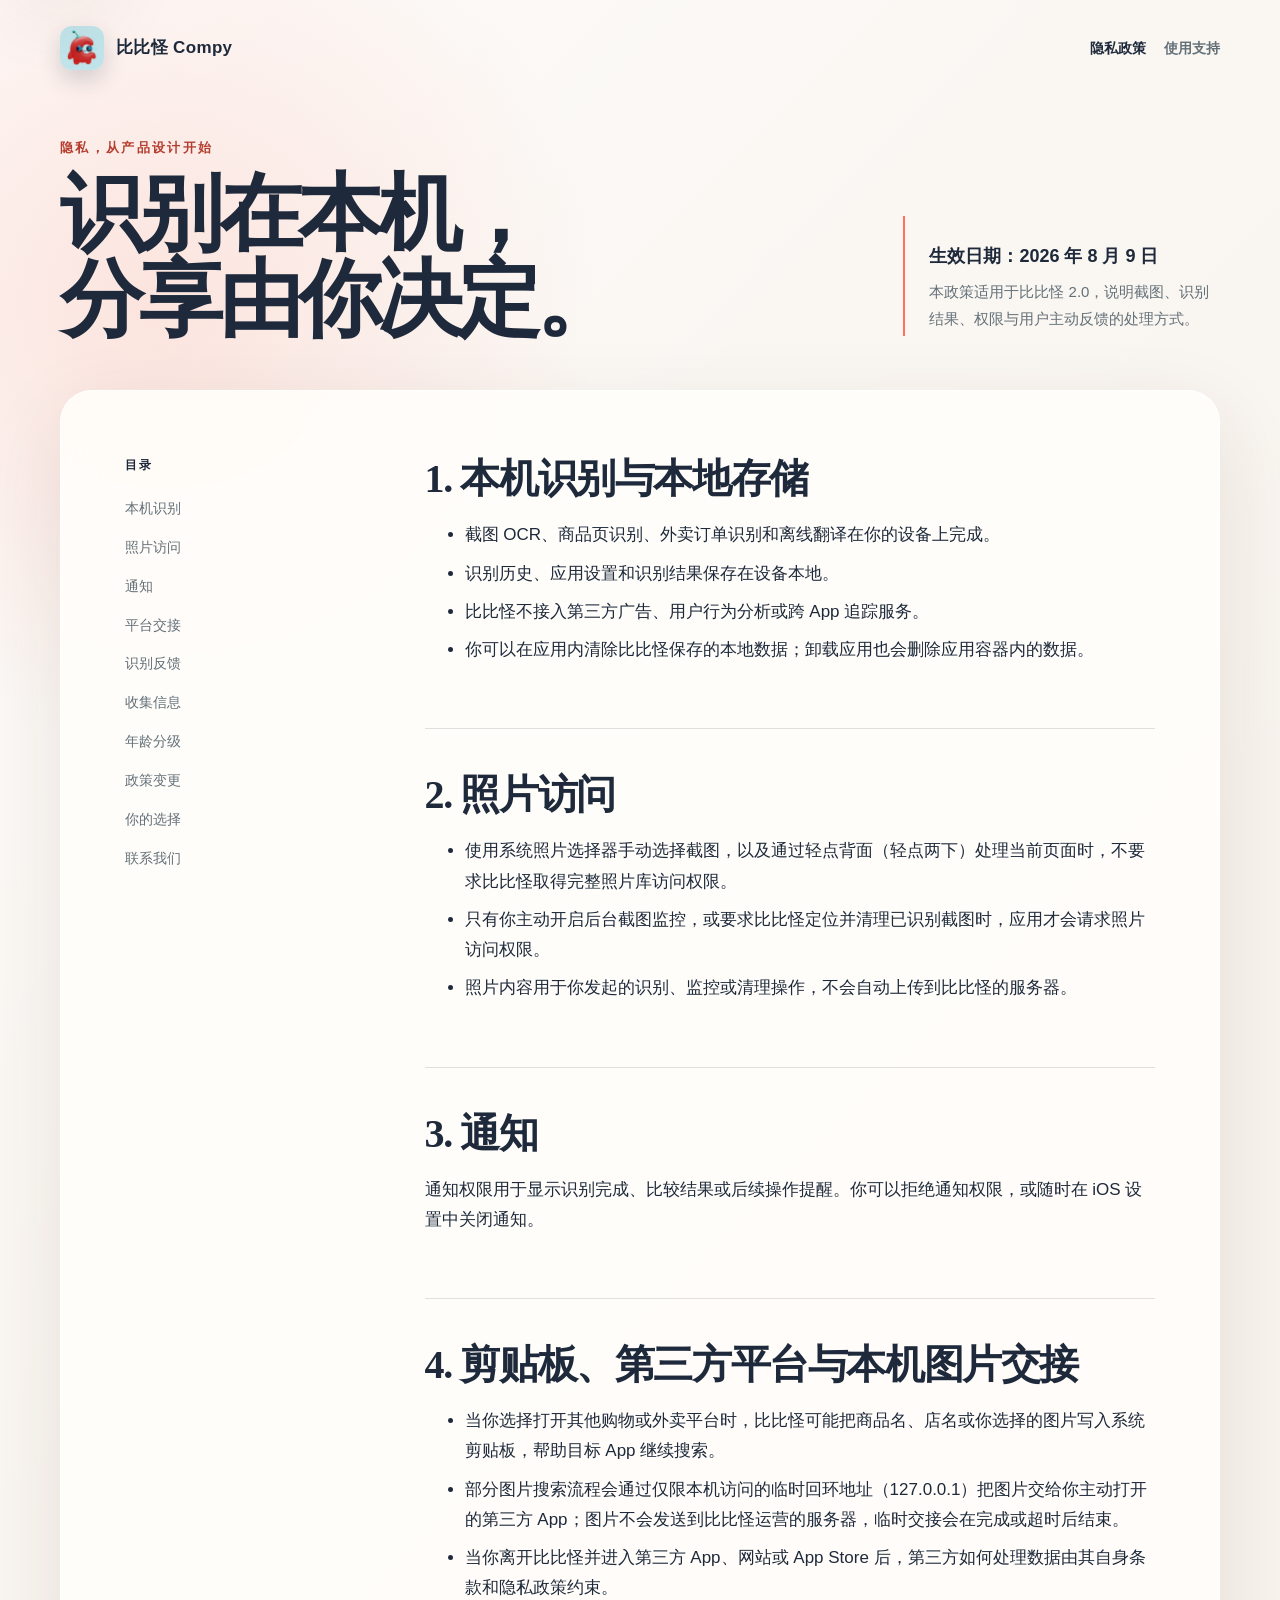
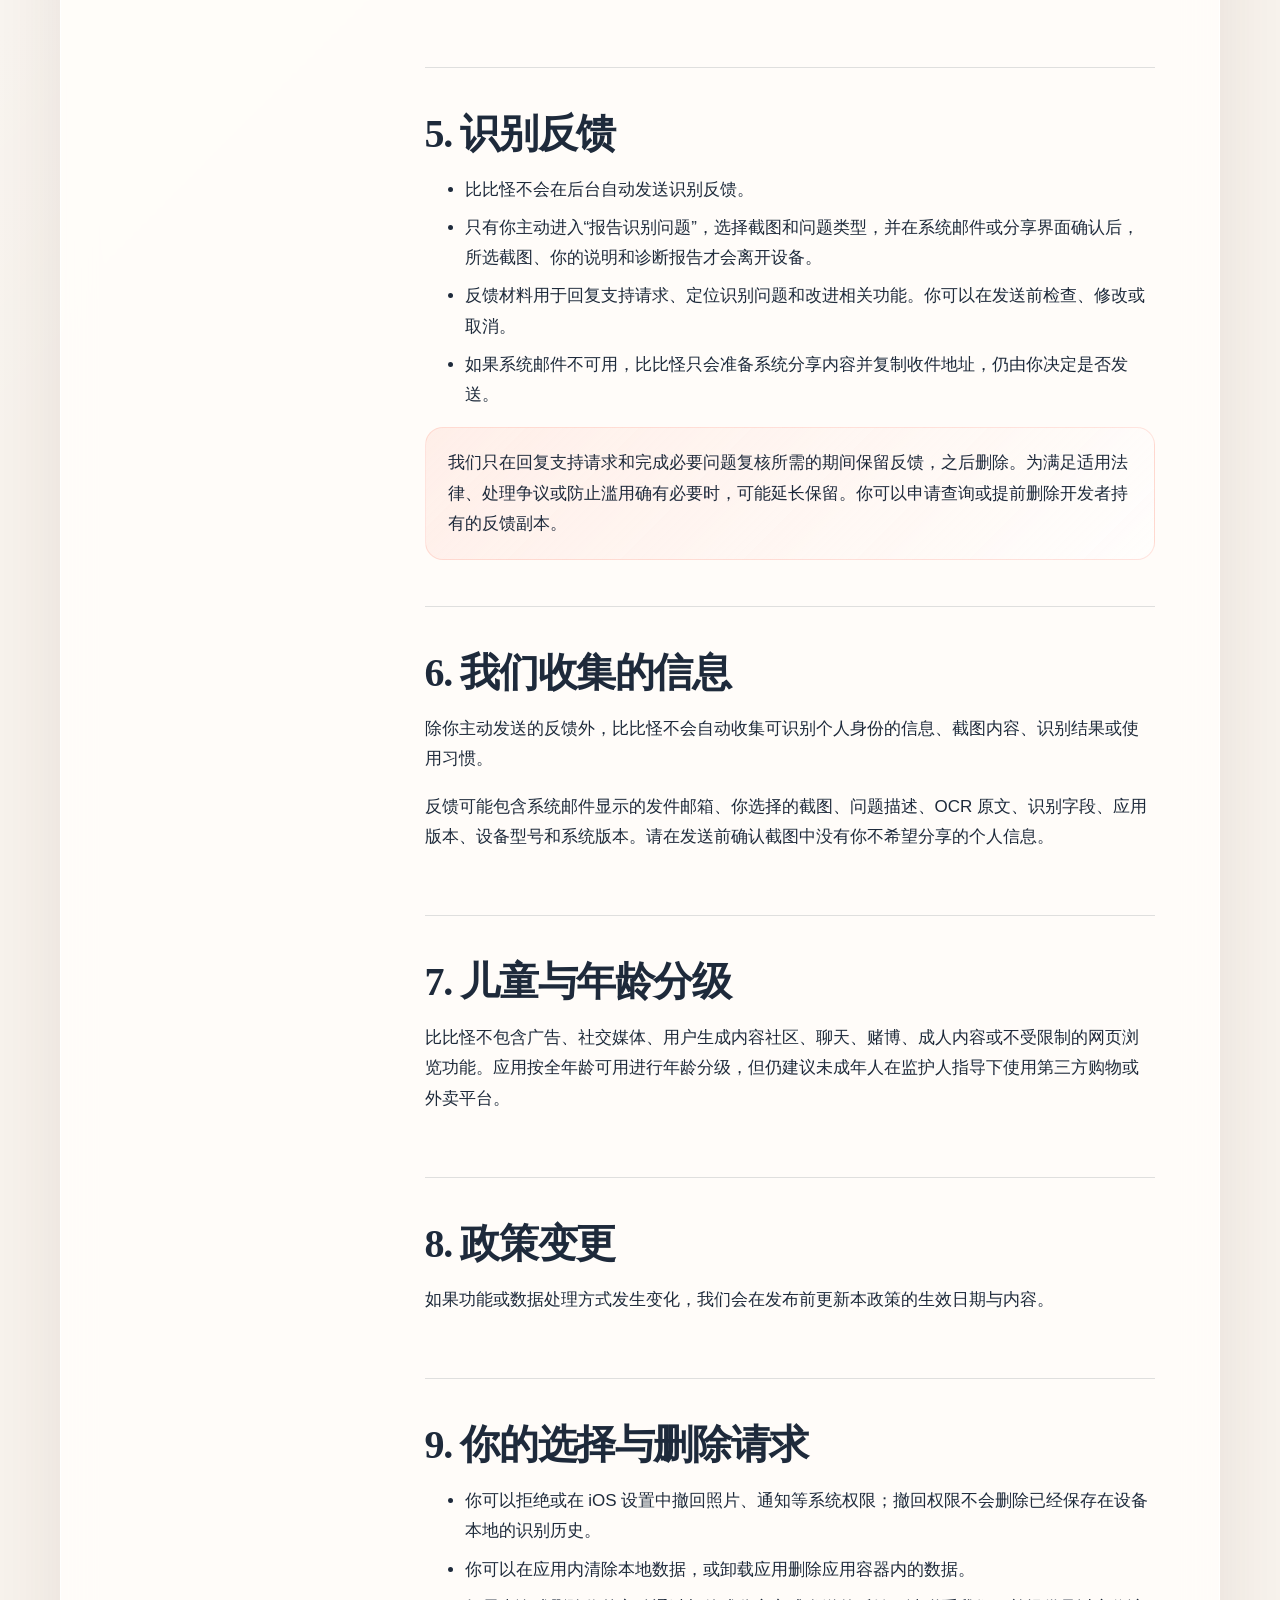
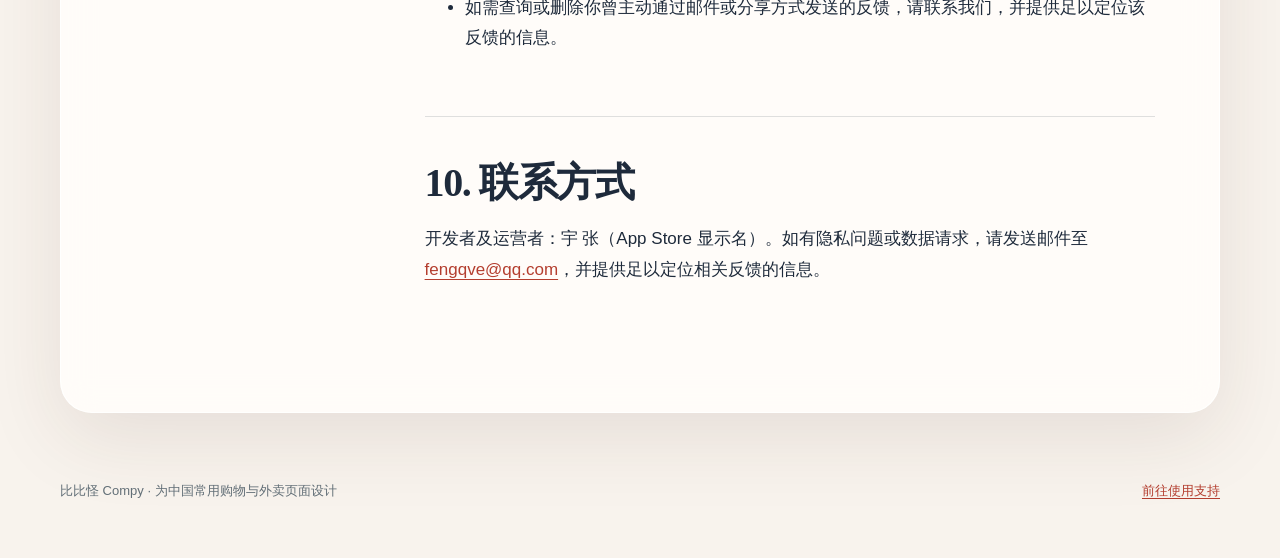
<file: index.html>
<!doctype html>
<html lang="zh-Hans">
<head>
  <meta charset="utf-8">
  <meta name="viewport" content="width=device-width, initial-scale=1">
  <meta name="color-scheme" content="light">
  <meta name="theme-color" content="#f8f3ed">
  <meta name="description" content="比比怪 Compy 2.0 隐私政策：了解截图识别、本地存储、权限与用户主动反馈如何处理。">
  <meta property="og:title" content="比比怪 Compy｜隐私政策">
  <meta property="og:description" content="了解截图识别、本地存储、权限与用户主动反馈如何处理。">
  <meta property="og:type" content="website">
  <link rel="canonical" href="https://fengqve.github.io/compy-privacy/">
  <link rel="icon" href="app-icon.png">
  <link rel="apple-touch-icon" href="app-icon.png">
  <title>比比怪 Compy｜隐私政策</title>
  <link rel="stylesheet" href="styles.css">
</head>
<body>
  <a class="skip-link" href="#main-content">跳到正文</a>
  <header class="site-header">
    <a class="brand" href="./" aria-label="比比怪隐私政策首页">
      <img class="brand-mark" src="app-icon.png" width="44" height="44" alt="">
      <span>比比怪 Compy</span>
    </a>
    <nav class="site-nav" aria-label="站点导航">
      <a href="./" aria-current="page">隐私政策</a>
      <a href="support/">使用支持</a>
    </nav>
  </header>

  <main id="main-content">
    <header class="hero">
      <div>
        <p class="eyebrow">隐私，从产品设计开始</p>
        <h1><span class="hero-line">识别在本机，</span><span class="hero-line">分享由你决定。</span></h1>
      </div>
      <p class="hero-note"><strong>生效日期：2026 年 8 月 9 日</strong>本政策适用于比比怪 2.0，说明截图、识别结果、权限与用户主动反馈的处理方式。</p>
    </header>

    <div class="content-shell">
      <nav class="toc" aria-label="本文目录">
        <strong>目录</strong>
        <a href="#local">本机识别</a>
        <a href="#photos">照片访问</a>
        <a href="#notifications">通知</a>
        <a href="#handoff">平台交接</a>
        <a href="#feedback">识别反馈</a>
        <a href="#collection">收集信息</a>
        <a href="#children">年龄分级</a>
        <a href="#changes">政策变更</a>
        <a href="#choices">你的选择</a>
        <a href="#contact">联系我们</a>
      </nav>

      <article class="document">
        <section id="local">
          <h2>1. 本机识别与本地存储</h2>
          <ul>
            <li>截图 OCR、商品页识别、外卖订单识别和离线翻译在你的设备上完成。</li>
            <li>识别历史、应用设置和识别结果保存在设备本地。</li>
            <li>比比怪不接入第三方广告、用户行为分析或跨 App 追踪服务。</li>
            <li>你可以在应用内清除比比怪保存的本地数据；卸载应用也会删除应用容器内的数据。</li>
          </ul>
        </section>

        <section id="photos">
          <h2>2. 照片访问</h2>
          <ul>
            <li>使用系统照片选择器手动选择截图，以及通过轻点背面（轻点两下）处理当前页面时，不要求比比怪取得完整照片库访问权限。</li>
            <li>只有你主动开启后台截图监控，或要求比比怪定位并清理已识别截图时，应用才会请求照片访问权限。</li>
            <li>照片内容用于你发起的识别、监控或清理操作，不会自动上传到比比怪的服务器。</li>
          </ul>
        </section>

        <section id="notifications">
          <h2>3. 通知</h2>
          <p>通知权限用于显示识别完成、比较结果或后续操作提醒。你可以拒绝通知权限，或随时在 iOS 设置中关闭通知。</p>
        </section>

        <section id="handoff">
          <h2>4. 剪贴板、第三方平台与本机图片交接</h2>
          <ul>
            <li>当你选择打开其他购物或外卖平台时，比比怪可能把商品名、店名或你选择的图片写入系统剪贴板，帮助目标 App 继续搜索。</li>
            <li>部分图片搜索流程会通过仅限本机访问的临时回环地址（127.0.0.1）把图片交给你主动打开的第三方 App；图片不会发送到比比怪运营的服务器，临时交接会在完成或超时后结束。</li>
            <li>当你离开比比怪并进入第三方 App、网站或 App Store 后，第三方如何处理数据由其自身条款和隐私政策约束。</li>
          </ul>
        </section>

        <section id="feedback">
          <h2>5. 识别反馈</h2>
          <ul>
            <li>比比怪不会在后台自动发送识别反馈。</li>
            <li>只有你主动进入“报告识别问题”，选择截图和问题类型，并在系统邮件或分享界面确认后，所选截图、你的说明和诊断报告才会离开设备。</li>
            <li>反馈材料用于回复支持请求、定位识别问题和改进相关功能。你可以在发送前检查、修改或取消。</li>
            <li>如果系统邮件不可用，比比怪只会准备系统分享内容并复制收件地址，仍由你决定是否发送。</li>
          </ul>
          <p class="callout">我们只在回复支持请求和完成必要问题复核所需的期间保留反馈，之后删除。为满足适用法律、处理争议或防止滥用确有必要时，可能延长保留。你可以申请查询或提前删除开发者持有的反馈副本。</p>
        </section>

        <section id="collection">
          <h2>6. 我们收集的信息</h2>
          <p>除你主动发送的反馈外，比比怪不会自动收集可识别个人身份的信息、截图内容、识别结果或使用习惯。</p>
          <p>反馈可能包含系统邮件显示的发件邮箱、你选择的截图、问题描述、OCR 原文、识别字段、应用版本、设备型号和系统版本。请在发送前确认截图中没有你不希望分享的个人信息。</p>
        </section>

        <section id="children">
          <h2>7. 儿童与年龄分级</h2>
          <p>比比怪不包含广告、社交媒体、用户生成内容社区、聊天、赌博、成人内容或不受限制的网页浏览功能。应用按全年龄可用进行年龄分级，但仍建议未成年人在监护人指导下使用第三方购物或外卖平台。</p>
        </section>

        <section id="changes">
          <h2>8. 政策变更</h2>
          <p>如果功能或数据处理方式发生变化，我们会在发布前更新本政策的生效日期与内容。</p>
        </section>

        <section id="choices">
          <h2>9. 你的选择与删除请求</h2>
          <ul>
            <li>你可以拒绝或在 iOS 设置中撤回照片、通知等系统权限；撤回权限不会删除已经保存在设备本地的识别历史。</li>
            <li>你可以在应用内清除本地数据，或卸载应用删除应用容器内的数据。</li>
            <li>如需查询或删除你曾主动通过邮件或分享方式发送的反馈，请联系我们，并提供足以定位该反馈的信息。</li>
          </ul>
        </section>

        <section id="contact">
          <h2>10. 联系方式</h2>
          <p>开发者及运营者：宇 张（App Store 显示名）。如有隐私问题或数据请求，请发送邮件至 <a href="mailto:fengqve@qq.com">fengqve@qq.com</a>，并提供足以定位相关反馈的信息。</p>
        </section>
      </article>
    </div>
  </main>

  <footer class="site-footer">
    <span>比比怪 Compy · 为中国常用购物与外卖页面设计</span>
    <a href="support/">前往使用支持</a>
  </footer>
</body>
</html>
</file>
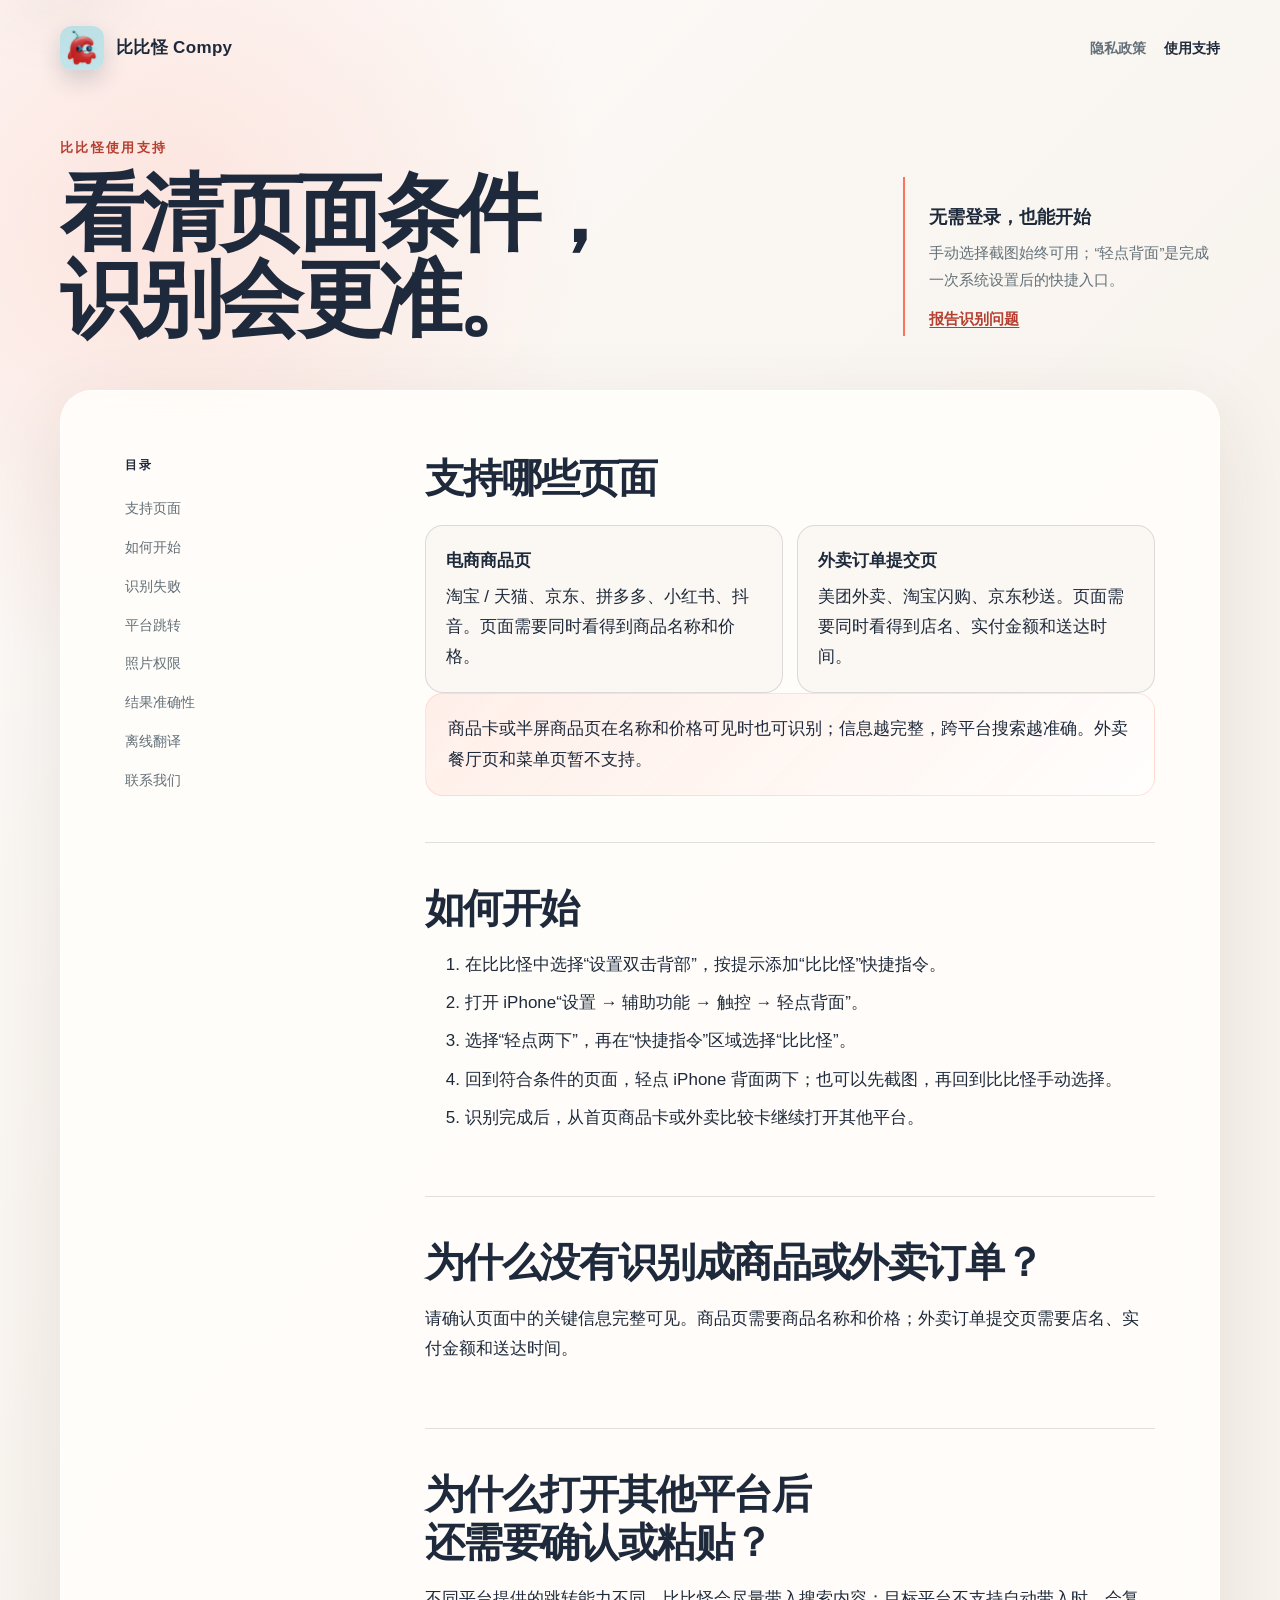
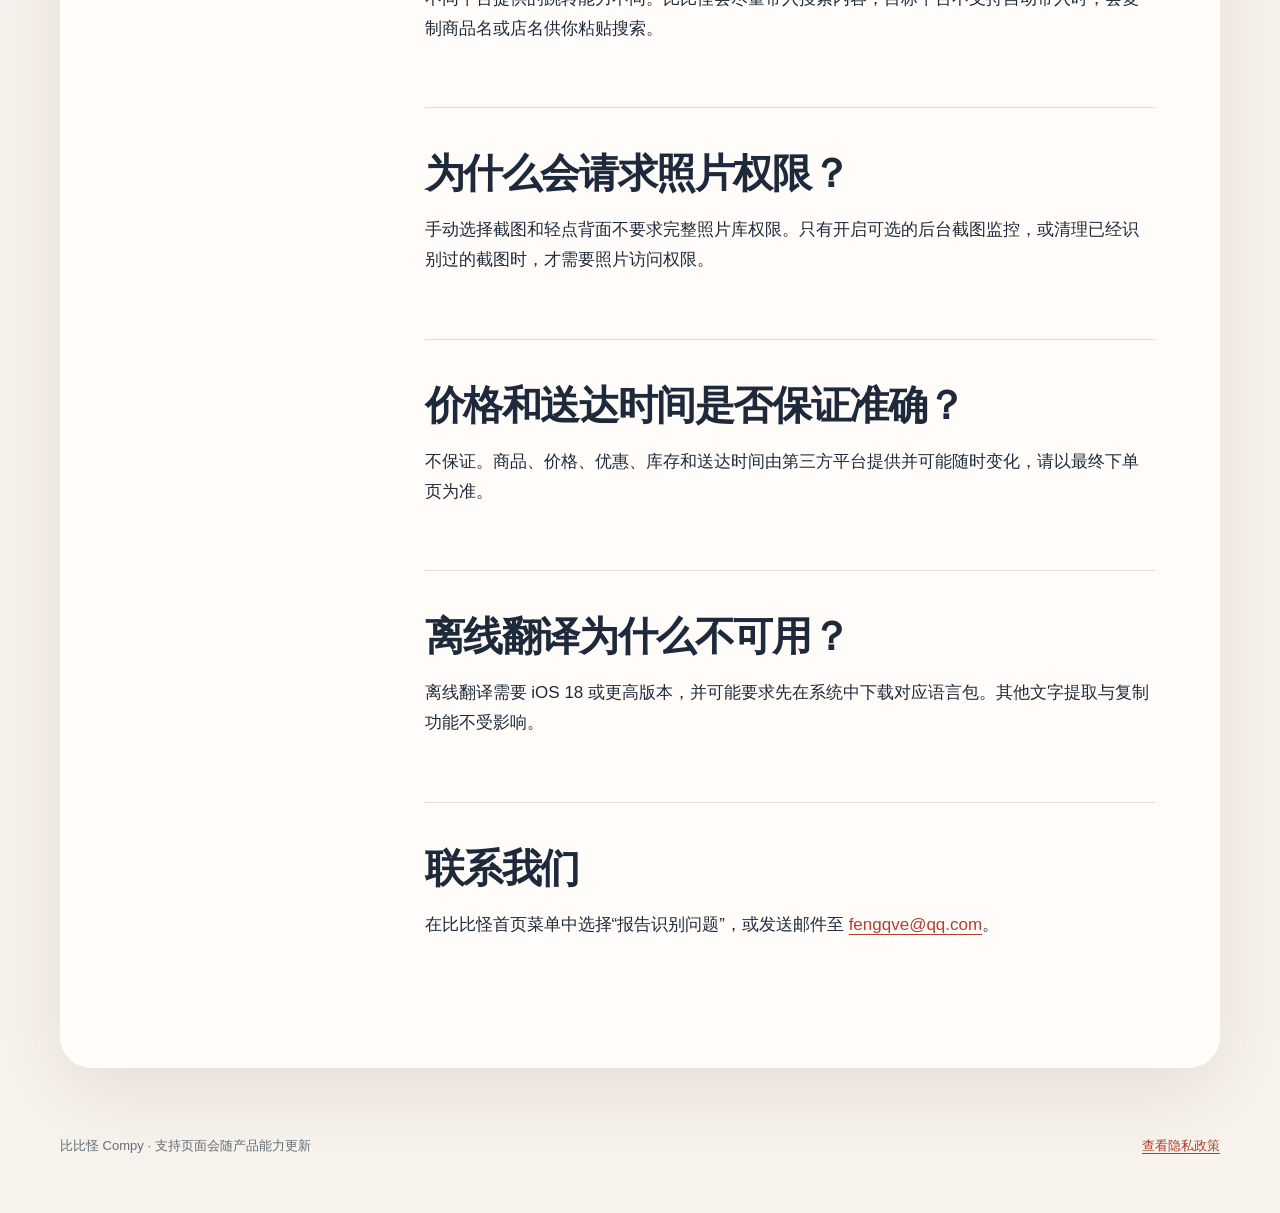
<file: support/index.html>
<!doctype html>
<html lang="zh-Hans">
<head>
  <meta charset="utf-8">
  <meta name="viewport" content="width=device-width, initial-scale=1">
  <meta name="color-scheme" content="light">
  <meta name="theme-color" content="#f8f3ed">
  <meta name="description" content="比比怪 Compy 2.0 使用支持：查看支持页面、轻点背面设置、权限与常见问题。">
  <meta property="og:title" content="比比怪 Compy｜使用支持">
  <meta property="og:description" content="查看支持页面、轻点背面设置、权限与常见问题。">
  <meta property="og:type" content="website">
  <link rel="canonical" href="https://fengqve.github.io/compy-privacy/support/">
  <link rel="icon" href="../app-icon.png">
  <link rel="apple-touch-icon" href="../app-icon.png">
  <title>比比怪 Compy｜使用支持</title>
  <link rel="stylesheet" href="../styles.css">
</head>
<body>
  <a class="skip-link" href="#main-content">跳到正文</a>
  <header class="site-header">
    <a class="brand" href="../" aria-label="比比怪隐私政策首页">
      <img class="brand-mark" src="../app-icon.png" width="44" height="44" alt="">
      <span>比比怪 Compy</span>
    </a>
    <nav class="site-nav" aria-label="站点导航">
      <a href="../">隐私政策</a>
      <a href="./" aria-current="page">使用支持</a>
    </nav>
  </header>

  <main id="main-content">
    <header class="hero">
      <div>
        <p class="eyebrow">比比怪使用支持</p>
        <h1><span class="hero-line">看清页面条件，</span><span class="hero-line">识别会更准。</span></h1>
      </div>
      <p class="hero-note"><strong>无需登录，也能开始</strong>手动选择截图始终可用；“轻点背面”是完成一次系统设置后的快捷入口。<br><a class="hero-link" href="#contact">报告识别问题</a></p>
    </header>

    <div class="content-shell">
      <nav class="toc" aria-label="本文目录">
        <strong>目录</strong>
        <a href="#supported">支持页面</a>
        <a href="#start">如何开始</a>
        <a href="#recognition">识别失败</a>
        <a href="#platforms">平台跳转</a>
        <a href="#permissions">照片权限</a>
        <a href="#accuracy">结果准确性</a>
        <a href="#translation">离线翻译</a>
        <a href="#contact">联系我们</a>
      </nav>

      <article class="document">
        <section id="supported">
          <h2>支持哪些页面</h2>
          <div class="support-grid">
            <div class="support-item">
              <strong>电商商品页</strong>
              淘宝 / 天猫、京东、拼多多、小红书、抖音。页面需要同时看得到商品名称和价格。
            </div>
            <div class="support-item">
              <strong>外卖订单提交页</strong>
              美团外卖、淘宝闪购、京东秒送。页面需要同时看得到店名、实付金额和送达时间。
            </div>
          </div>
          <p class="callout">商品卡或半屏商品页在名称和价格可见时也可识别；信息越完整，跨平台搜索越准确。外卖餐厅页和菜单页暂不支持。</p>
        </section>

        <section id="start">
          <h2>如何开始</h2>
          <ol>
            <li>在比比怪中选择“设置双击背部”，按提示添加“比比怪”快捷指令。</li>
            <li>打开 iPhone“设置 → 辅助功能 → 触控 → 轻点背面”。</li>
            <li>选择“轻点两下”，再在“快捷指令”区域选择“比比怪”。</li>
            <li>回到符合条件的页面，轻点 iPhone 背面两下；也可以先截图，再回到比比怪手动选择。</li>
            <li>识别完成后，从首页商品卡或外卖比较卡继续打开其他平台。</li>
          </ol>
        </section>

        <section id="recognition">
          <h2>为什么没有识别成商品或外卖订单？</h2>
          <p>请确认页面中的关键信息完整可见。商品页需要商品名称和价格；外卖订单提交页需要店名、实付金额和送达时间。</p>
        </section>

        <section id="platforms">
          <h2>为什么打开其他平台后还需要确认或粘贴？</h2>
          <p>不同平台提供的跳转能力不同。比比怪会尽量带入搜索内容；目标平台不支持自动带入时，会复制商品名或店名供你粘贴搜索。</p>
        </section>

        <section id="permissions">
          <h2>为什么会请求照片权限？</h2>
          <p>手动选择截图和轻点背面不要求完整照片库权限。只有开启可选的后台截图监控，或清理已经识别过的截图时，才需要照片访问权限。</p>
        </section>

        <section id="accuracy">
          <h2>价格和送达时间是否保证准确？</h2>
          <p>不保证。商品、价格、优惠、库存和送达时间由第三方平台提供并可能随时变化，请以最终下单页为准。</p>
        </section>

        <section id="translation">
          <h2>离线翻译为什么不可用？</h2>
          <p>离线翻译需要 iOS 18 或更高版本，并可能要求先在系统中下载对应语言包。其他文字提取与复制功能不受影响。</p>
        </section>

        <section id="contact">
          <h2>联系我们</h2>
          <p>在比比怪首页菜单中选择“报告识别问题”，或发送邮件至 <a href="mailto:fengqve@qq.com">fengqve@qq.com</a>。</p>
        </section>
      </article>
    </div>
  </main>

  <footer class="site-footer">
    <span>比比怪 Compy · 支持页面会随产品能力更新</span>
    <a href="../">查看隐私政策</a>
  </footer>
</body>
</html>
</file>
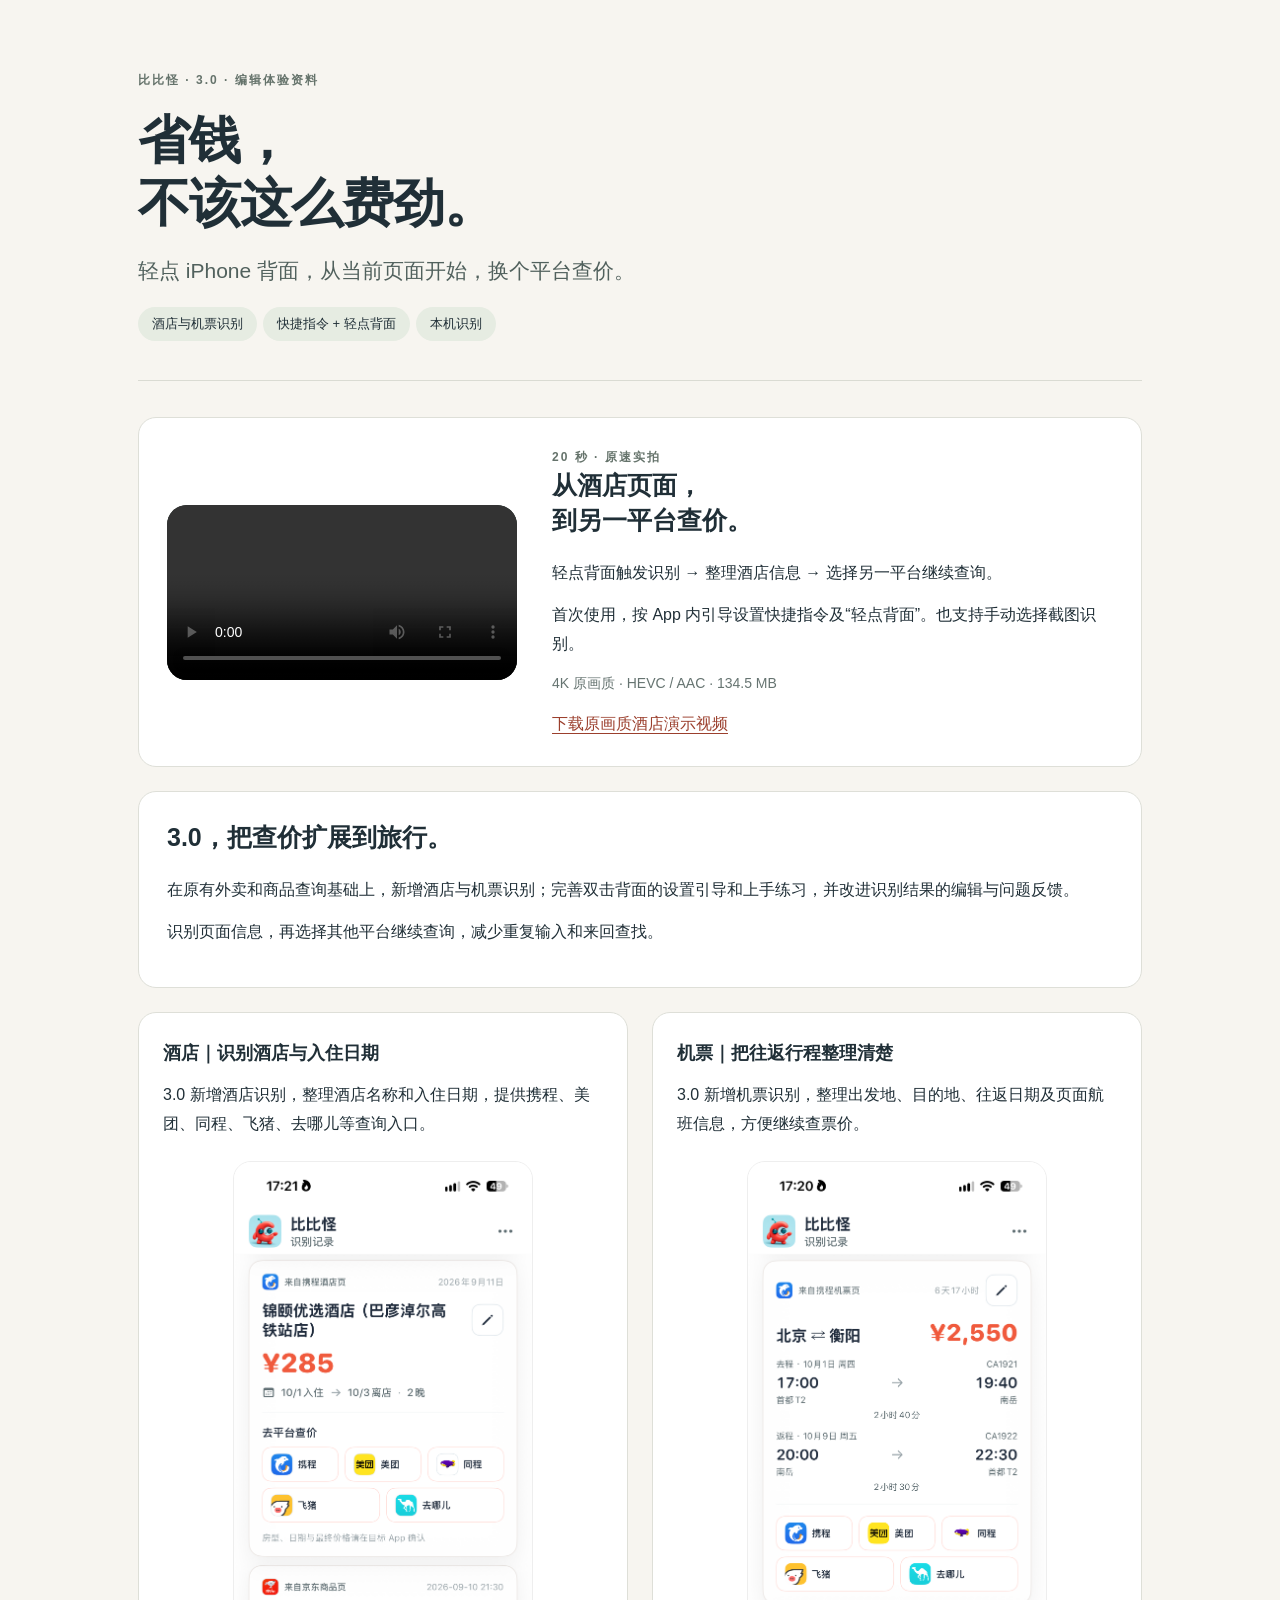
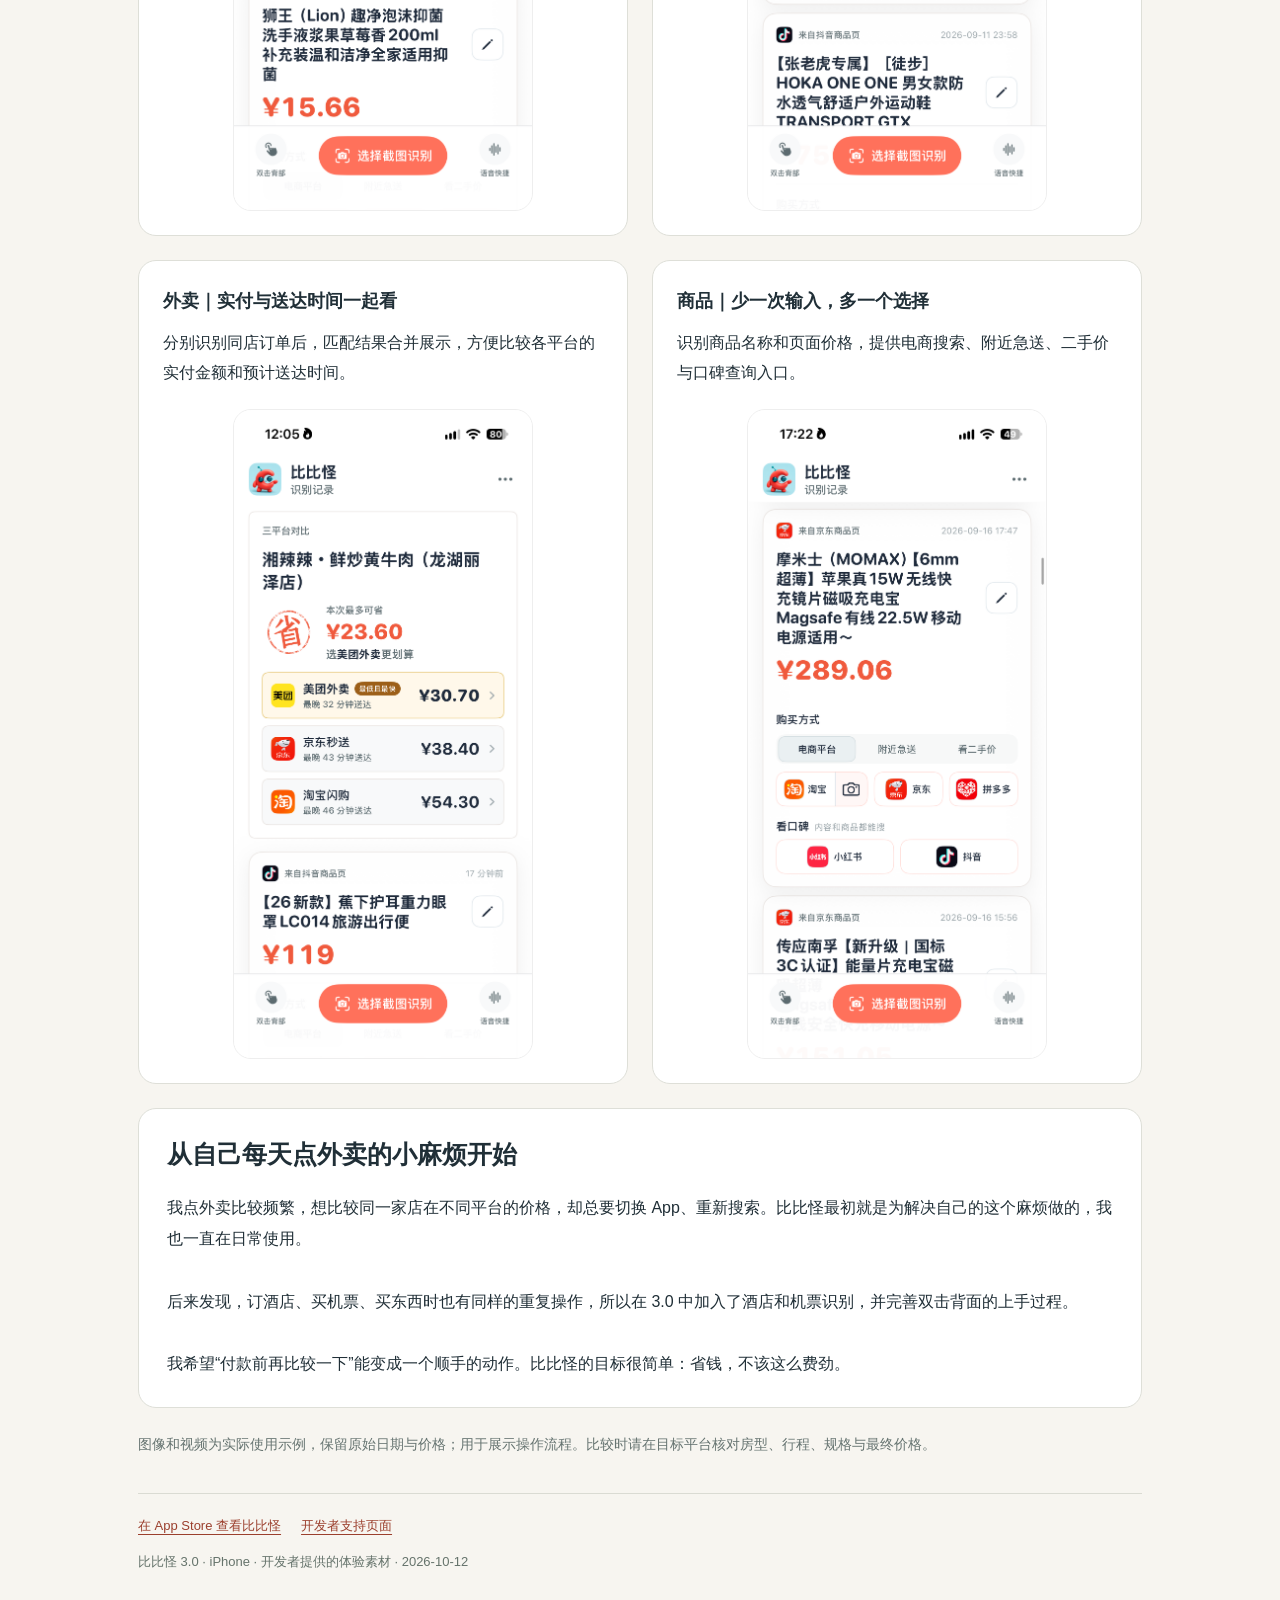
<file: press/3-0/index.html>
<!doctype html><html lang="zh-CN"><meta charset="utf-8"><meta name="viewport" content="width=device-width,initial-scale=1"><title>比比怪 3.0｜编辑体验资料</title><style>*{box-sizing:border-box}html{scroll-behavior:smooth}body{margin:0;background:#f7f5f0;color:#202f37;font:16px/1.85 -apple-system,BlinkMacSystemFont,"PingFang SC",sans-serif}main{max-width:1060px;margin:auto;padding:44px 28px 76px}a{color:#9b3f2d;text-underline-offset:4px}header{border-bottom:1px solid #dadbd3;padding:25px 0 35px;margin-bottom:36px}.eyebrow{letter-spacing:2px;font-size:12px;color:#65736b;font-weight:650}h1{font-size:clamp(30px,5vw,52px);line-height:1.2;letter-spacing:-1px;max-width:780px;margin:18px 0}h2{font-size:25px;line-height:1.4;margin:0 0 20px}h3{font-size:18px;margin:0 0 10px}p{margin:12px 0}.lead{font-size:21px;color:#51615d}.pill{display:inline-block;background:#e6ece2;border-radius:30px;padding:5px 14px;font-size:13px;margin:4px 6px 4px 0}.muted{color:#667471;font-size:14px}.card{background:#fff;border:1px solid #dedfd8;border-radius:18px;padding:28px;margin:24px 0}.copy{white-space:pre-wrap;line-height:1.95}.grid{display:grid;grid-template-columns:repeat(2,minmax(0,1fr));gap:24px}.gallery figure{margin:0;background:#fff;border:1px solid #dedfd8;border-radius:18px;padding:24px}.gallery img{width:100%;max-width:300px;height:auto;display:block;margin:22px auto 0;border:1px solid #eee;border-radius:18px}.demo{display:grid;grid-template-columns:minmax(250px,350px) 1fr;gap:35px;align-items:center}video{width:100%;max-height:610px;background:#17251f;border-radius:20px}dl{display:grid;grid-template-columns:110px 1fr;gap:10px;margin:0}dt{color:#65736b}dd{margin:0}.note{border-left:3px solid #b87557;padding-left:18px}.links{display:flex;gap:20px;flex-wrap:wrap}footer{margin-top:35px;border-top:1px solid #dadbd3;padding-top:20px;font-size:13px;color:#65736b}@media(max-width:660px){main{padding:22px 18px}.grid,.demo{grid-template-columns:1fr}.card{padding:22px}.demo video{max-width:320px;margin:auto}dl{grid-template-columns:85px 1fr}}</style><main><header><div class="eyebrow">比比怪 · 3.0 · 编辑体验资料</div><h1>省钱，<br>不该这么费劲。</h1><p class="lead">轻点 iPhone 背面，从当前页面开始，换个平台查价。</p><span class="pill">酒店与机票识别</span><span class="pill">快捷指令 + 轻点背面</span><span class="pill">本机识别</span></header><section class="card demo"><video title="可全屏查看界面细节" controls playsinline preload="metadata" src="https://github.com/fengqve/compy-privacy/releases/download/media-3.0-20261012/compy-hotel-demo-4k.mp4"></video><div><div class="eyebrow">20 秒 · 原速实拍</div><h2>从酒店页面，<br>到另一平台查价。</h2><p>轻点背面触发识别 → 整理酒店信息 → 选择另一平台继续查询。</p><p>首次使用，按 App 内引导设置快捷指令及“轻点背面”。也支持手动选择截图识别。</p><p class="muted">4K 原画质 · HEVC / AAC · 134.5 MB</p><a href="https://github.com/fengqve/compy-privacy/releases/download/media-3.0-20261012/compy-hotel-demo-4k.mp4" download>下载原画质酒店演示视频</a></div></section><section class="card"><h2>3.0，把查价扩展到旅行。</h2><p>在原有外卖和商品查询基础上，新增酒店与机票识别；完善双击背面的设置引导和上手练习，并改进识别结果的编辑与问题反馈。</p><p>识别页面信息，再选择其他平台继续查询，减少重复输入和来回查找。</p></section><section class="grid gallery"><figure><h3>酒店｜识别酒店与入住日期</h3><figcaption>3.0 新增酒店识别，整理酒店名称和入住日期，提供携程、美团、同程、飞猪、去哪儿等查询入口。</figcaption><a href="assets/hotel.png" target="_blank"><img src="assets/hotel.png" alt="酒店｜识别酒店与入住日期" loading="lazy"></a></figure><figure><h3>机票｜把往返行程整理清楚</h3><figcaption>3.0 新增机票识别，整理出发地、目的地、往返日期及页面航班信息，方便继续查票价。</figcaption><a href="assets/flight.png" target="_blank"><img src="assets/flight.png" alt="机票｜把往返行程整理清楚" loading="lazy"></a></figure><figure><h3>外卖｜实付与送达时间一起看</h3><figcaption>分别识别同店订单后，匹配结果合并展示，方便比较各平台的实付金额和预计送达时间。</figcaption><a href="assets/takeaway.png" target="_blank"><img src="assets/takeaway.png" alt="外卖｜实付与送达时间一起看" loading="lazy"></a></figure><figure><h3>商品｜少一次输入，多一个选择</h3><figcaption>识别商品名称和页面价格，提供电商搜索、附近急送、二手价与口碑查询入口。</figcaption><a href="assets/product.png" target="_blank"><img src="assets/product.png" alt="商品｜少一次输入，多一个选择" loading="lazy"></a></figure></section><section class="card"><h2>从自己每天点外卖的小麻烦开始</h2><div class="copy">我点外卖比较频繁，想比较同一家店在不同平台的价格，却总要切换 App、重新搜索。比比怪最初就是为解决自己的这个麻烦做的，我也一直在日常使用。

后来发现，订酒店、买机票、买东西时也有同样的重复操作，所以在 3.0 中加入了酒店和机票识别，并完善双击背面的上手过程。

我希望“付款前再比较一下”能变成一个顺手的动作。比比怪的目标很简单：省钱，不该这么费劲。</div></section><p class="muted">图像和视频为实际使用示例，保留原始日期与价格；用于展示操作流程。比较时请在目标平台核对房型、行程、规格与最终价格。</p><footer><div class="links"><a href="https://apps.apple.com/cn/app/id6757590970">在 App Store 查看比比怪</a><a href="https://fengqve.github.io/compy-privacy/support/">开发者支持页面</a></div><p>比比怪 3.0 · iPhone · 开发者提供的体验素材 · 2026-10-12</p></footer></main></html>
</file>
<file: styles.css>
:root {
  color-scheme: light;
  --paper: #f8f3ed;
  --paper-deep: #efe6dc;
  --ink: #1e2a3b;
  --muted: #637078;
  --coral: #ff715b;
  --coral-deep: #b43e2f;
  --line: rgba(30, 42, 59, 0.14);
  --white: #fffdfa;
  --shadow: 0 24px 80px rgba(64, 44, 33, 0.1);
}

* {
  box-sizing: border-box;
}

html {
  scroll-behavior: smooth;
}

body {
  margin: 0;
  color: var(--ink);
  background:
    radial-gradient(circle at 12% 8%, rgba(255, 113, 91, 0.16), transparent 28rem),
    linear-gradient(135deg, rgba(255, 255, 255, 0.72), transparent 42%),
    var(--paper);
  font-family: "PingFang SC", "Hiragino Sans GB", "Microsoft YaHei", sans-serif;
  font-size: 17px;
  line-height: 1.78;
  -webkit-font-smoothing: antialiased;
}

a {
  color: var(--coral-deep);
  text-underline-offset: 0.22em;
}

a:hover {
  color: var(--ink);
}

a:focus-visible {
  outline: 3px solid rgba(255, 113, 91, 0.42);
  outline-offset: 4px;
  border-radius: 4px;
}

.skip-link {
  position: fixed;
  top: 12px;
  left: 12px;
  z-index: 20;
  padding: 10px 14px;
  color: var(--ink);
  background: var(--white);
  border: 1px solid var(--line);
  border-radius: 10px;
  box-shadow: var(--shadow);
  transform: translateY(-160%);
}

.skip-link:focus {
  transform: translateY(0);
}

.site-header {
  width: min(1160px, calc(100% - 40px));
  margin: 0 auto;
  padding: 26px 0 12px;
  display: flex;
  align-items: center;
  justify-content: space-between;
  gap: 20px;
}

.brand {
  display: inline-flex;
  align-items: center;
  gap: 12px;
  color: var(--ink);
  text-decoration: none;
  font-weight: 700;
  letter-spacing: 0.02em;
}

.brand-mark {
  width: 44px;
  height: 44px;
  display: block;
  border-radius: 12px;
  box-shadow: 0 10px 22px rgba(30, 42, 59, 0.18);
}

.site-nav {
  display: flex;
  gap: 18px;
  font-size: 14px;
  font-weight: 600;
}

.site-nav a {
  color: var(--muted);
  text-decoration: none;
}

.site-nav a[aria-current="page"] {
  color: var(--ink);
}

.hero {
  width: min(1160px, calc(100% - 40px));
  margin: 54px auto 48px;
  display: grid;
  grid-template-columns: minmax(0, 1fr) minmax(260px, 0.42fr);
  gap: clamp(36px, 7vw, 96px);
  align-items: end;
}

.eyebrow {
  margin: 0 0 12px;
  color: var(--coral-deep);
  font-size: 13px;
  font-weight: 800;
  letter-spacing: 0.18em;
  text-transform: uppercase;
}

h2,
h3 {
  font-family: "Songti SC", "STSong", serif;
  text-wrap: balance;
}

h1 {
  margin: 0;
  font-size: clamp(42px, 7vw, 84px);
  font-family: "Songti SC", "STSong", serif;
  line-height: 1.02;
  letter-spacing: -0.055em;
}

.hero-line {
  display: block;
  white-space: nowrap;
}

.hero-note {
  margin: 0 0 6px;
  padding: 24px 0 4px 24px;
  border-left: 2px solid var(--coral);
  color: var(--muted);
  font-size: 15px;
}

.hero-note strong {
  display: block;
  margin-bottom: 7px;
  color: var(--ink);
  font-size: 18px;
}

.hero-link {
  display: inline-block;
  margin-top: 12px;
  font-weight: 700;
}

.content-shell {
  width: min(1160px, calc(100% - 40px));
  margin: 0 auto 92px;
  padding: clamp(28px, 5vw, 64px);
  display: grid;
  grid-template-columns: 210px minmax(0, 1fr);
  gap: clamp(36px, 7vw, 92px);
  background: rgba(255, 253, 250, 0.92);
  border: 1px solid rgba(255, 255, 255, 0.94);
  border-radius: 32px;
  box-shadow: var(--shadow);
  backdrop-filter: blur(16px);
}

.toc {
  position: sticky;
  top: 28px;
  align-self: start;
  font-size: 14px;
}

.toc strong {
  display: block;
  margin-bottom: 12px;
  color: var(--ink);
  font-size: 12px;
  letter-spacing: 0.14em;
}

.toc a {
  display: block;
  padding: 7px 0;
  color: var(--muted);
  text-decoration: none;
}

.document {
  min-width: 0;
  max-width: 760px;
}

.document section {
  padding: 0 0 46px;
  scroll-margin-top: 28px;
}

.document section + section {
  padding-top: 42px;
  border-top: 1px solid var(--line);
}

.document h2 {
  margin: 0 0 17px;
  font-size: clamp(28px, 4vw, 40px);
  line-height: 1.2;
  letter-spacing: -0.035em;
}

.document h3 {
  margin: 32px 0 10px;
  font-size: 22px;
}

.document p,
.document ul,
.document ol {
  margin-top: 0;
}

.document li + li {
  margin-top: 8px;
}

.callout {
  margin: 26px 0 0;
  padding: 20px 22px;
  border-radius: 18px;
  background: linear-gradient(135deg, rgba(255, 113, 91, 0.1), rgba(255, 255, 255, 0.46));
  border: 1px solid rgba(255, 113, 91, 0.18);
}

.support-grid {
  display: grid;
  grid-template-columns: repeat(2, minmax(0, 1fr));
  gap: 14px;
  margin: 22px 0 0;
}

.support-item {
  padding: 20px;
  border: 1px solid var(--line);
  border-radius: 18px;
  background: rgba(248, 243, 237, 0.56);
}

.support-item strong {
  display: block;
  margin-bottom: 5px;
}

.site-footer {
  width: min(1160px, calc(100% - 40px));
  margin: -54px auto 0;
  padding: 28px 0 56px;
  display: flex;
  justify-content: space-between;
  gap: 20px;
  color: var(--muted);
  font-size: 13px;
}

@media (max-width: 760px) {
  body {
    font-size: 16px;
  }

  .site-header,
  .hero,
  .content-shell,
  .site-footer {
    width: min(100% - 28px, 680px);
  }

  .site-nav {
    gap: 12px;
    font-size: 13px;
  }

  .hero {
    margin-top: 38px;
    grid-template-columns: 1fr;
    gap: 24px;
  }

  h1 {
    font-size: clamp(38px, 11vw, 54px);
  }

  .hero-note {
    max-width: 36em;
  }

  .content-shell {
    grid-template-columns: 1fr;
    gap: 24px;
    border-radius: 24px;
  }

  .toc {
    position: static;
    padding-bottom: 20px;
    border-bottom: 1px solid var(--line);
    columns: 2;
  }

  .toc strong {
    column-span: all;
  }

  .support-grid {
    grid-template-columns: 1fr;
  }

  .site-footer {
    display: block;
  }
}

@media (prefers-reduced-motion: reduce) {
  html {
    scroll-behavior: auto;
  }
}

@media print {
  body {
    background: white;
  }

  .site-header,
  .toc,
  .site-footer {
    display: none;
  }

  .hero,
  .content-shell {
    width: 100%;
    margin: 0;
  }

  .hero {
    display: block;
    padding: 0 0 32px;
  }

  .content-shell {
    display: block;
    padding: 0;
    box-shadow: none;
    border: 0;
  }
}
</file>
